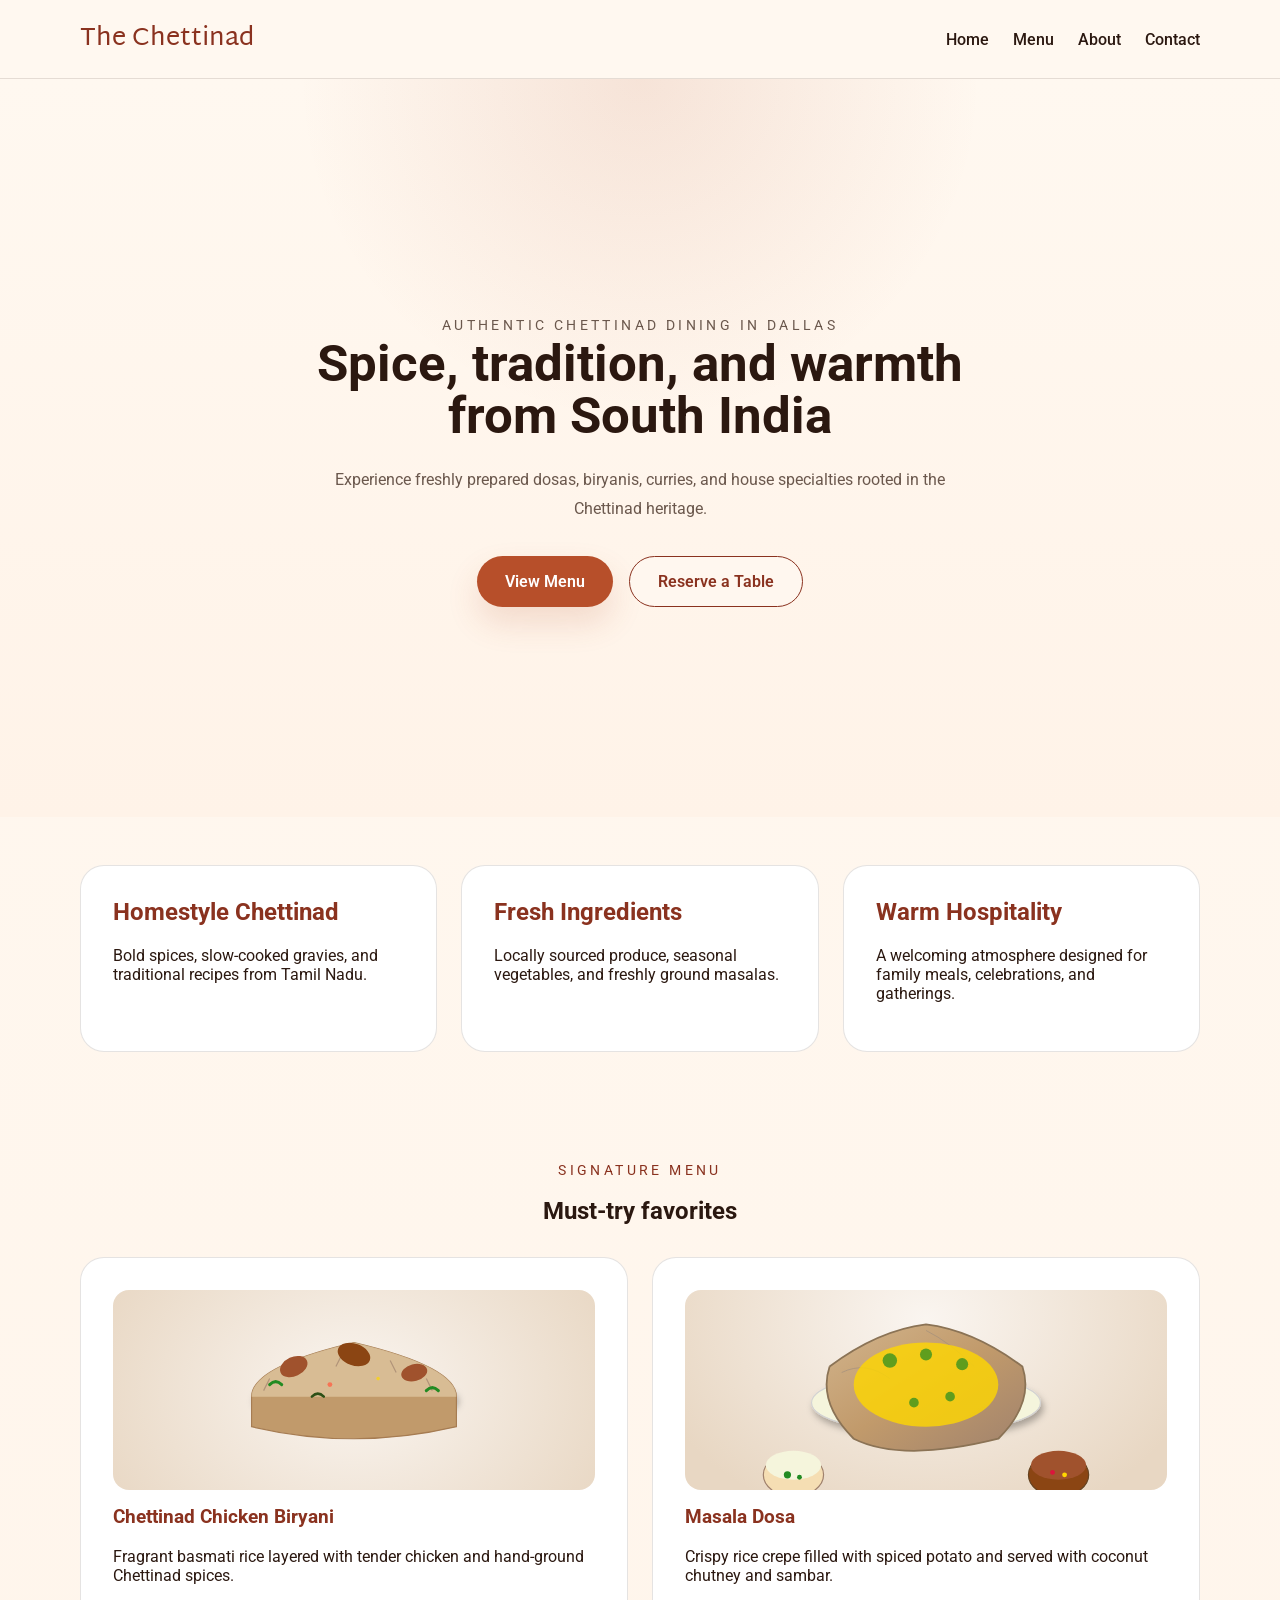
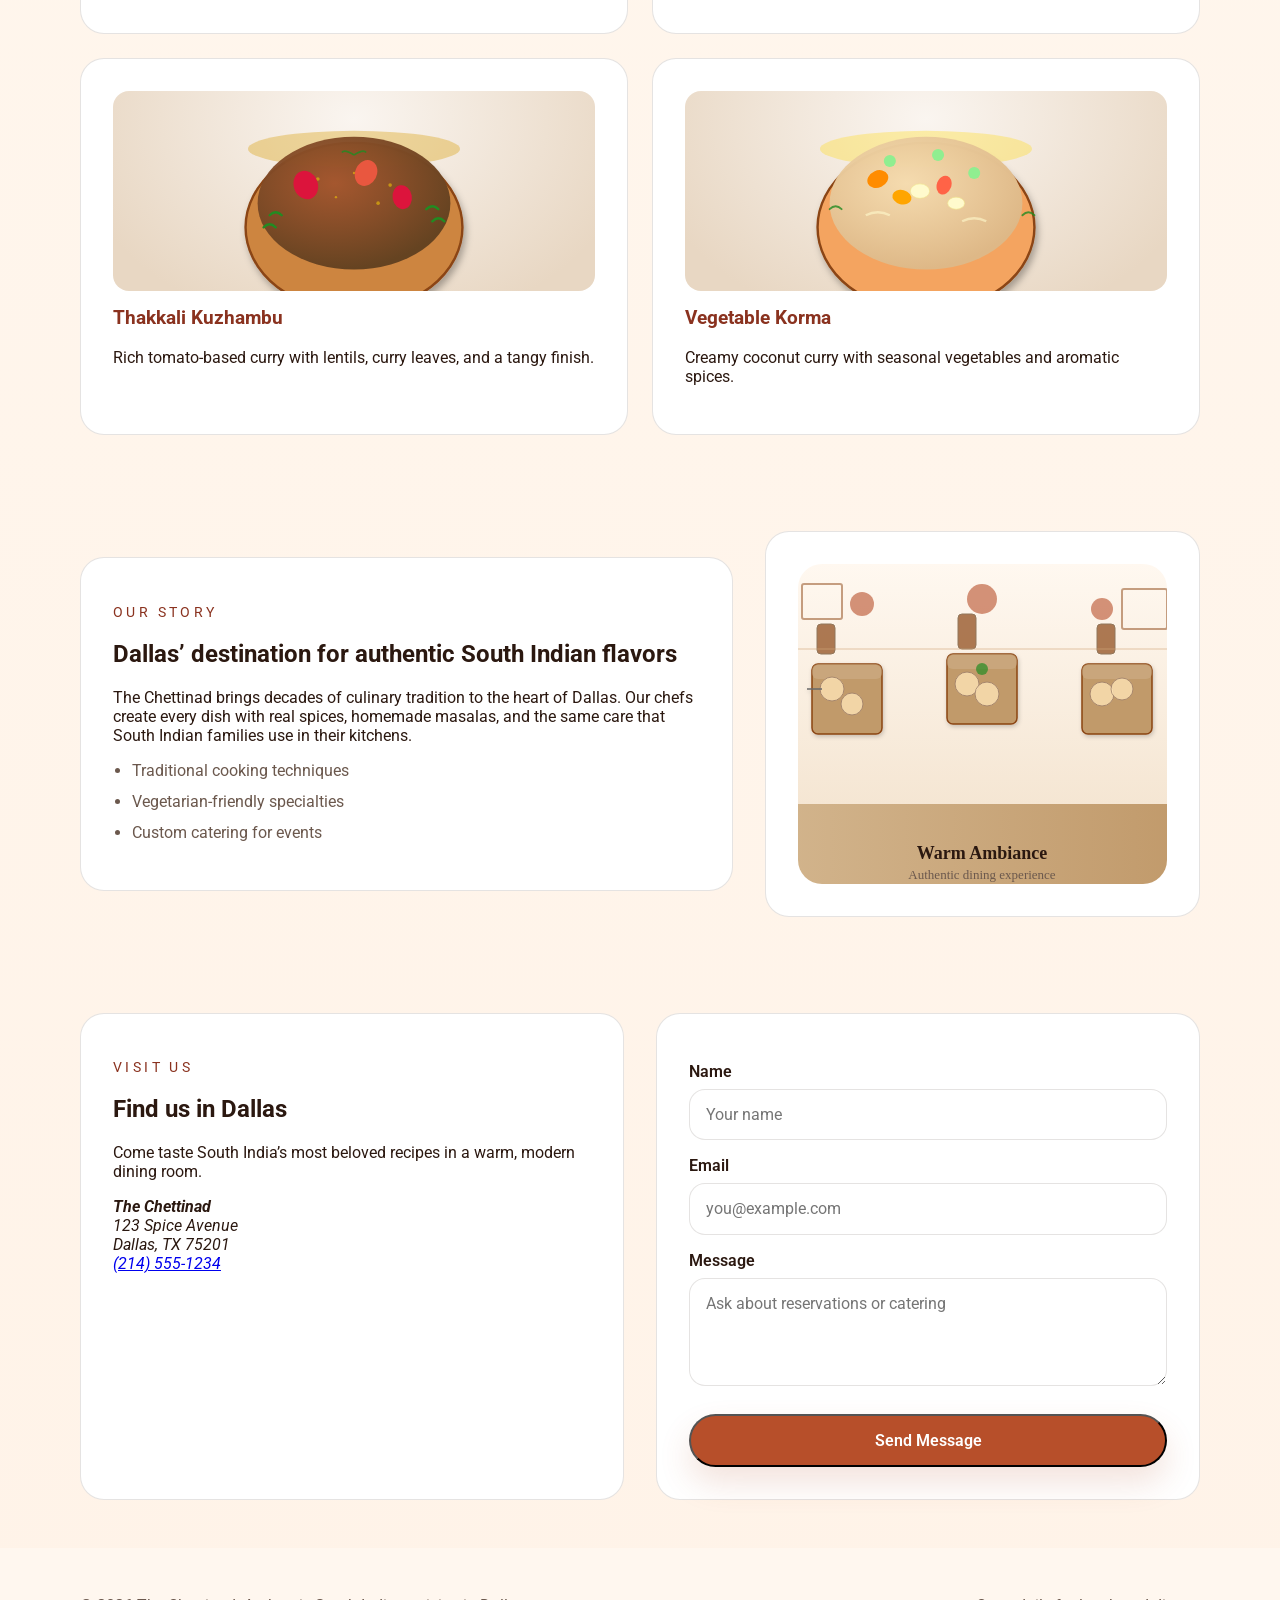
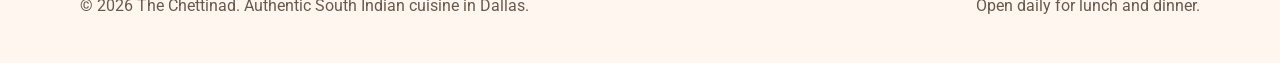
<file: index.html>
<!DOCTYPE html>
<html lang="en">
<head>
  <meta charset="UTF-8" />
  <meta name="viewport" content="width=device-width, initial-scale=1.0" />
  <title>The Chettinad | South Indian Restaurant in Dallas</title>
  <meta name="description" content="The Chettinad is an authentic South Indian restaurant in Dallas serving Chettinad cuisine, dosas, biryanis, curries, and more." />
  <link rel="preconnect" href="https://fonts.googleapis.com" />
  <link rel="preconnect" href="https://fonts.gstatic.com" crossorigin />
  <link href="https://fonts.googleapis.com/css2?family=Roboto:wght@400;500;700&family=Martel+Sans:wght@600;700&display=swap" rel="stylesheet" />
  <link rel="stylesheet" href="styles.css" />
</head>
<body>
  <header class="site-header">
    <div class="container header-inner">
      <a href="#home" class="brand">The Chettinad</a>
      <button class="nav-toggle" aria-label="Toggle navigation">Menu</button>
      <nav class="site-nav">
        <a href="#home">Home</a>
        <a href="#menu">Menu</a>
        <a href="#about">About</a>
        <a href="#contact">Contact</a>
      </nav>
    </div>
  </header>

  <main>
    <section class="hero" id="home">
      <div class="container hero-content">
        <p class="eyebrow">Authentic Chettinad dining in Dallas</p>
        <h1>Spice, tradition, and warmth from South India</h1>
        <p>Experience freshly prepared dosas, biryanis, curries, and house specialties rooted in the Chettinad heritage.</p>
        <div class="hero-actions">
          <a class="button primary" href="#menu">View Menu</a>
          <a class="button secondary" href="#contact">Reserve a Table</a>
        </div>
      </div>
    </section>

    <section class="features container">
      <article class="feature-card">
        <h2>Homestyle Chettinad</h2>
        <p>Bold spices, slow-cooked gravies, and traditional recipes from Tamil Nadu.</p>
      </article>
      <article class="feature-card">
        <h2>Fresh Ingredients</h2>
        <p>Locally sourced produce, seasonal vegetables, and freshly ground masalas.</p>
      </article>
      <article class="feature-card">
        <h2>Warm Hospitality</h2>
        <p>A welcoming atmosphere designed for family meals, celebrations, and gatherings.</p>
      </article>
    </section>

    <section class="section-menu" id="menu">
      <div class="container section-header">
        <p class="eyebrow">Signature Menu</p>
        <h2>Must-try favorites</h2>
      </div>
      <div class="menu-grid container">
        <article class="menu-item">
          <img src="images/biryani.svg" alt="Chettinad Chicken Biryani" />
          <h3>Chettinad Chicken Biryani</h3>
          <p>Fragrant basmati rice layered with tender chicken and hand-ground Chettinad spices.</p>
        </article>
        <article class="menu-item">
          <img src="images/dosa.svg" alt="Masala Dosa" />
          <h3>Masala Dosa</h3>
          <p>Crispy rice crepe filled with spiced potato and served with coconut chutney and sambar.</p>
        </article>
        <article class="menu-item">
          <img src="images/curry.svg" alt="Thakkali Kuzhambu" />
          <h3>Thakkali Kuzhambu</h3>
          <p>Rich tomato-based curry with lentils, curry leaves, and a tangy finish.</p>
        </article>
        <article class="menu-item">
          <img src="images/korma.svg" alt="Vegetable Korma" />
          <h3>Vegetable Korma</h3>
          <p>Creamy coconut curry with seasonal vegetables and aromatic spices.</p>
        </article>
      </div>
    </section>

    <section class="section-about" id="about">
      <div class="container about-grid">
        <div>
          <p class="eyebrow">Our Story</p>
          <h2>Dallas’ destination for authentic South Indian flavors</h2>
          <p>The Chettinad brings decades of culinary tradition to the heart of Dallas. Our chefs create every dish with real spices, homemade masalas, and the same care that South Indian families use in their kitchens.</p>
          <ul>
            <li>Traditional cooking techniques</li>
            <li>Vegetarian-friendly specialties</li>
            <li>Custom catering for events</li>
          </ul>
        </div>
        <div class="about-image">
          <img src="images/restaurant.svg" alt="The Chettinad Restaurant" />
        </div>
      </div>
    </section>

    <section class="section-contact" id="contact">
      <div class="container contact-grid">
        <div>
          <p class="eyebrow">Visit Us</p>
          <h2>Find us in Dallas</h2>
          <p>Come taste South India’s most beloved recipes in a warm, modern dining room.</p>
          <address>
            <strong>The Chettinad</strong><br />
            123 Spice Avenue<br />
            Dallas, TX 75201<br />
            <a href="tel:+12145551234">(214) 555-1234</a>
          </address>
        </div>
        <form class="contact-form" action="#" method="post">
          <label for="name">Name</label>
          <input type="text" id="name" name="name" placeholder="Your name" required />
          <label for="email">Email</label>
          <input type="email" id="email" name="email" placeholder="you@example.com" required />
          <label for="message">Message</label>
          <textarea id="message" name="message" rows="4" placeholder="Ask about reservations or catering"></textarea>
          <button type="submit" class="button primary">Send Message</button>
        </form>
      </div>
    </section>
  </main>

  <footer class="site-footer">
    <div class="container footer-inner">
      <p>© 2026 The Chettinad. Authentic South Indian cuisine in Dallas.</p>
      <p>Open daily for lunch and dinner.</p>
    </div>
  </footer>

  <script src="script.js"></script>
</body>
</html>
</file>
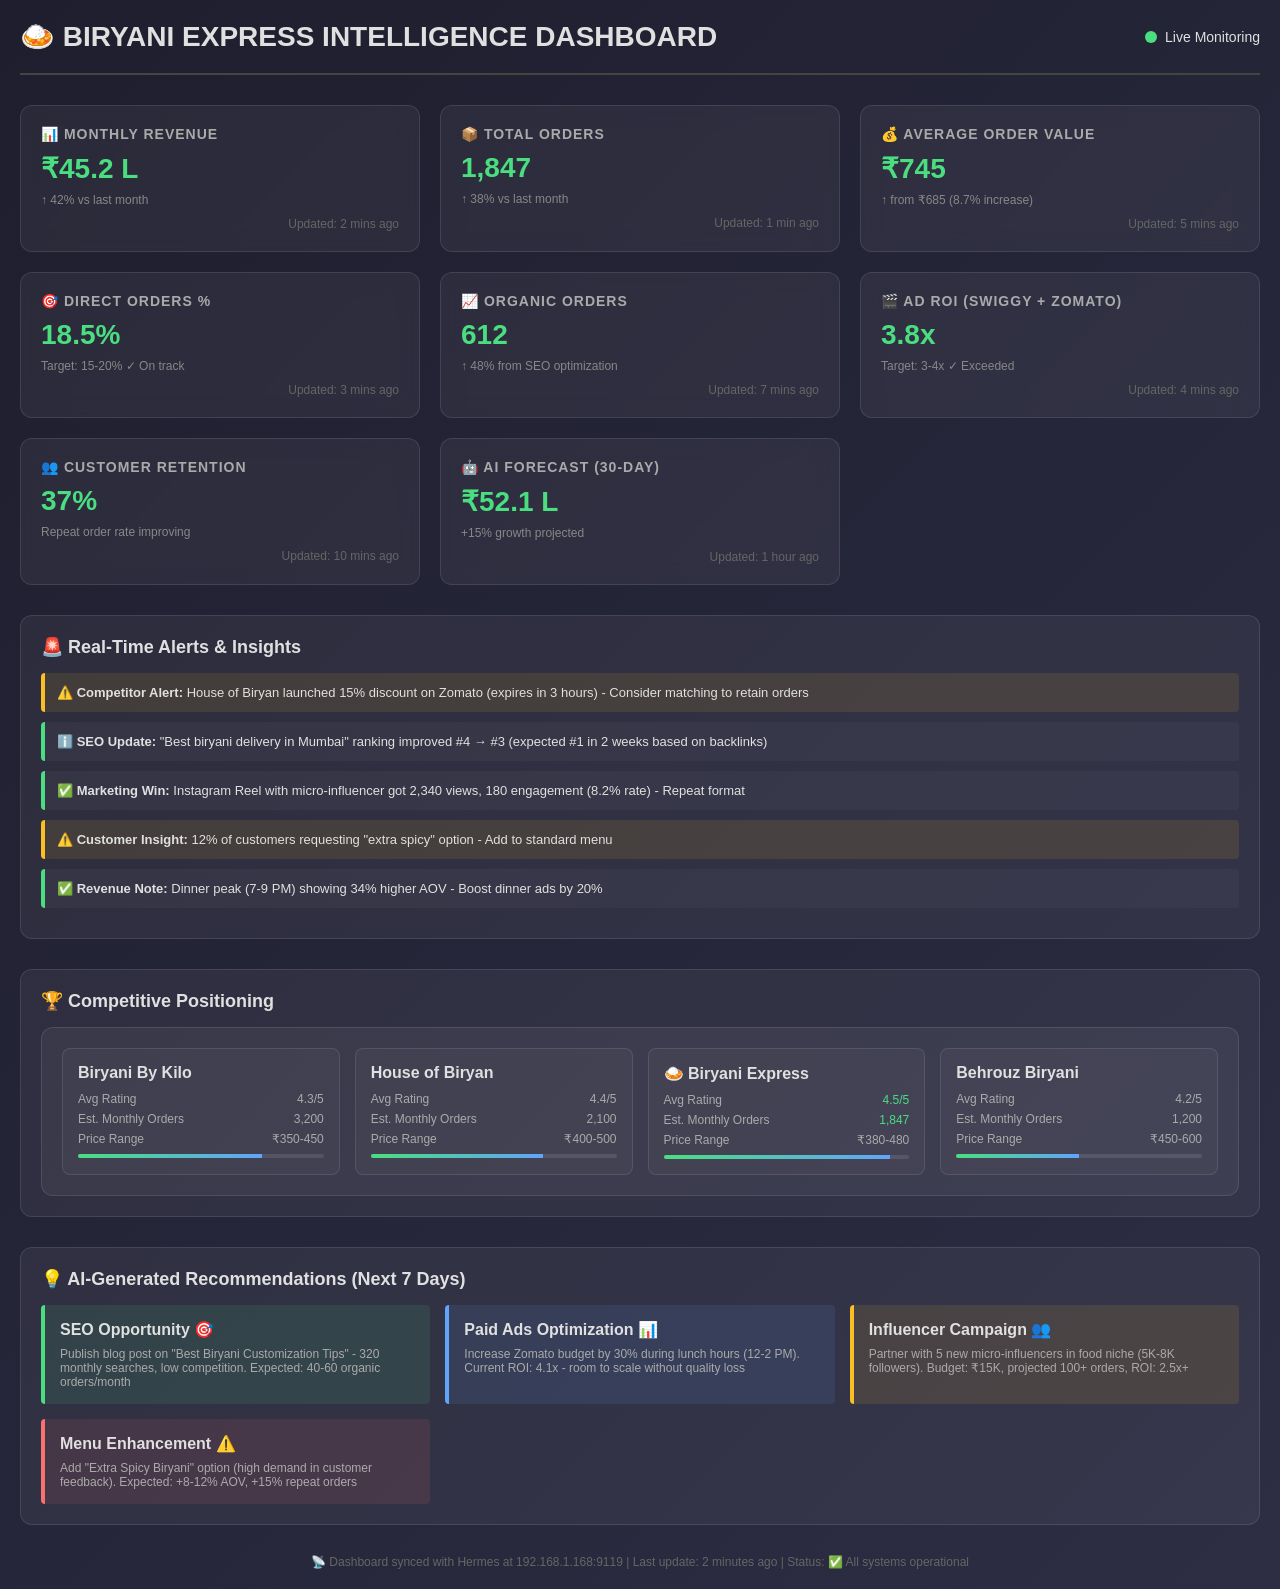
<file: hermes_dashboard.html>
<!DOCTYPE html>
<html lang="en">
<head>
  <meta charset="UTF-8" />
  <meta name="viewport" content="width=device-width, initial-scale=1.0" />
  <title>🍛 Biryani Express - Hermes Intelligence Dashboard</title>
  <style>
    * {
      margin: 0;
      padding: 0;
      box-sizing: border-box;
    }

    body {
      font-family: -apple-system, BlinkMacSystemFont, "Segoe UI", Roboto, sans-serif;
      background: linear-gradient(135deg, #1e1e2e 0%, #2d2d44 100%);
      color: #e0e0e0;
      padding: 20px;
    }

    .container {
      max-width: 1400px;
      margin: 0 auto;
    }

    header {
      display: flex;
      justify-content: space-between;
      align-items: center;
      margin-bottom: 30px;
      padding-bottom: 20px;
      border-bottom: 2px solid #444;
    }

    h1 {
      font-size: 28px;
      display: flex;
      align-items: center;
      gap: 10px;
    }

    .status {
      display: flex;
      align-items: center;
      gap: 8px;
      font-size: 14px;
    }

    .status-dot {
      width: 12px;
      height: 12px;
      border-radius: 50%;
      background: #4ade80;
      animation: pulse 2s infinite;
    }

    @keyframes pulse {
      0%, 100% { opacity: 1; }
      50% { opacity: 0.5; }
    }

    .grid {
      display: grid;
      grid-template-columns: repeat(auto-fit, minmax(300px, 1fr));
      gap: 20px;
      margin-bottom: 30px;
    }

    .card {
      background: rgba(255, 255, 255, 0.05);
      border: 1px solid rgba(255, 255, 255, 0.1);
      border-radius: 12px;
      padding: 20px;
      backdrop-filter: blur(10px);
      transition: all 0.3s ease;
    }

    .card:hover {
      background: rgba(255, 255, 255, 0.08);
      border-color: rgba(255, 255, 255, 0.2);
    }

    .card-title {
      font-size: 14px;
      font-weight: 600;
      color: #aaa;
      margin-bottom: 10px;
      text-transform: uppercase;
      letter-spacing: 1px;
    }

    .card-value {
      font-size: 28px;
      font-weight: bold;
      margin-bottom: 8px;
    }

    .card-detail {
      font-size: 12px;
      color: #888;
    }

    .metric-positive { color: #4ade80; }
    .metric-negative { color: #f87171; }
    .metric-neutral { color: #60a5fa; }

    .alerts-section {
      background: rgba(255, 255, 255, 0.05);
      border: 1px solid rgba(255, 255, 255, 0.1);
      border-radius: 12px;
      padding: 20px;
      margin-bottom: 30px;
    }

    .alerts-section h2 {
      margin-bottom: 15px;
      font-size: 18px;
    }

    .alert {
      background: rgba(255, 255, 255, 0.03);
      border-left: 4px solid #4ade80;
      padding: 12px;
      margin-bottom: 10px;
      border-radius: 4px;
      font-size: 13px;
    }

    .alert.critical {
      border-left-color: #f87171;
      background: rgba(248, 113, 113, 0.1);
    }

    .alert.warning {
      border-left-color: #fbbf24;
      background: rgba(251, 191, 36, 0.1);
    }

    .competitors {
      display: grid;
      grid-template-columns: repeat(auto-fit, minmax(250px, 1fr));
      gap: 15px;
      background: rgba(255, 255, 255, 0.05);
      border: 1px solid rgba(255, 255, 255, 0.1);
      border-radius: 12px;
      padding: 20px;
    }

    .competitor-card {
      background: rgba(255, 255, 255, 0.03);
      border: 1px solid rgba(255, 255, 255, 0.1);
      border-radius: 8px;
      padding: 15px;
    }

    .competitor-name {
      font-weight: 600;
      margin-bottom: 10px;
    }

    .competitor-metric {
      display: flex;
      justify-content: space-between;
      font-size: 12px;
      margin-bottom: 6px;
      color: #aaa;
    }

    .progress-bar {
      background: rgba(255, 255, 255, 0.1);
      height: 4px;
      border-radius: 2px;
      overflow: hidden;
      margin-top: 8px;
    }

    .progress-fill {
      height: 100%;
      background: linear-gradient(90deg, #4ade80, #60a5fa);
    }

    .timestamp {
      text-align: center;
      color: #666;
      font-size: 12px;
      margin-top: 30px;
    }

    .update-time {
      text-align: right;
      font-size: 12px;
      color: #666;
      margin-top: 10px;
    }
  </style>
</head>
<body>
  <div class="container">
    <header>
      <h1>🍛 BIRYANI EXPRESS INTELLIGENCE DASHBOARD</h1>
      <div class="status">
        <div class="status-dot"></div>
        <span>Live Monitoring</span>
      </div>
    </header>

    <!-- Key Metrics -->
    <div class="grid">
      <div class="card">
        <div class="card-title">📊 Monthly Revenue</div>
        <div class="card-value metric-positive">₹45.2 L</div>
        <div class="card-detail">↑ 42% vs last month</div>
        <div class="update-time">Updated: 2 mins ago</div>
      </div>

      <div class="card">
        <div class="card-title">📦 Total Orders</div>
        <div class="card-value metric-positive">1,847</div>
        <div class="card-detail">↑ 38% vs last month</div>
        <div class="update-time">Updated: 1 min ago</div>
      </div>

      <div class="card">
        <div class="card-title">💰 Average Order Value</div>
        <div class="card-value metric-positive">₹745</div>
        <div class="card-detail">↑ from ₹685 (8.7% increase)</div>
        <div class="update-time">Updated: 5 mins ago</div>
      </div>

      <div class="card">
        <div class="card-title">🎯 Direct Orders %</div>
        <div class="card-value metric-positive">18.5%</div>
        <div class="card-detail">Target: 15-20% ✓ On track</div>
        <div class="update-time">Updated: 3 mins ago</div>
      </div>

      <div class="card">
        <div class="card-title">📈 Organic Orders</div>
        <div class="card-value metric-positive">612</div>
        <div class="card-detail">↑ 48% from SEO optimization</div>
        <div class="update-time">Updated: 7 mins ago</div>
      </div>

      <div class="card">
        <div class="card-title">🎬 Ad ROI (Swiggy + Zomato)</div>
        <div class="card-value metric-positive">3.8x</div>
        <div class="card-detail">Target: 3-4x ✓ Exceeded</div>
        <div class="update-time">Updated: 4 mins ago</div>
      </div>

      <div class="card">
        <div class="card-title">👥 Customer Retention</div>
        <div class="card-value metric-positive">37%</div>
        <div class="card-detail">Repeat order rate improving</div>
        <div class="update-time">Updated: 10 mins ago</div>
      </div>

      <div class="card">
        <div class="card-title">🤖 AI Forecast (30-day)</div>
        <div class="card-value metric-positive">₹52.1 L</div>
        <div class="card-detail">+15% growth projected</div>
        <div class="update-time">Updated: 1 hour ago</div>
      </div>
    </div>

    <!-- Real-Time Alerts -->
    <div class="alerts-section">
      <h2>🚨 Real-Time Alerts & Insights</h2>
      <div class="alert warning">
        ⚠️ <strong>Competitor Alert:</strong> House of Biryan launched 15% discount on Zomato (expires in 3 hours) - Consider matching to retain orders
      </div>
      <div class="alert">
        ℹ️ <strong>SEO Update:</strong> "Best biryani delivery in Mumbai" ranking improved #4 → #3 (expected #1 in 2 weeks based on backlinks)
      </div>
      <div class="alert">
        ✅ <strong>Marketing Win:</strong> Instagram Reel with micro-influencer got 2,340 views, 180 engagement (8.2% rate) - Repeat format
      </div>
      <div class="alert warning">
        ⚠️ <strong>Customer Insight:</strong> 12% of customers requesting "extra spicy" option - Add to standard menu
      </div>
      <div class="alert">
        ✅ <strong>Revenue Note:</strong> Dinner peak (7-9 PM) showing 34% higher AOV - Boost dinner ads by 20%
      </div>
    </div>

    <!-- Competitive Analysis -->
    <div class="alerts-section">
      <h2>🏆 Competitive Positioning</h2>
      <div class="competitors">
        <div class="competitor-card">
          <div class="competitor-name">Biryani By Kilo</div>
          <div class="competitor-metric">
            <span>Avg Rating</span>
            <span>4.3/5</span>
          </div>
          <div class="competitor-metric">
            <span>Est. Monthly Orders</span>
            <span>3,200</span>
          </div>
          <div class="competitor-metric">
            <span>Price Range</span>
            <span>₹350-450</span>
          </div>
          <div class="progress-bar">
            <div class="progress-fill" style="width: 75%"></div>
          </div>
        </div>

        <div class="competitor-card">
          <div class="competitor-name">House of Biryan</div>
          <div class="competitor-metric">
            <span>Avg Rating</span>
            <span>4.4/5</span>
          </div>
          <div class="competitor-metric">
            <span>Est. Monthly Orders</span>
            <span>2,100</span>
          </div>
          <div class="competitor-metric">
            <span>Price Range</span>
            <span>₹400-500</span>
          </div>
          <div class="progress-bar">
            <div class="progress-fill" style="width: 70%"></div>
          </div>
        </div>

        <div class="competitor-card">
          <div class="competitor-name">🍛 Biryani Express</div>
          <div class="competitor-metric">
            <span>Avg Rating</span>
            <span class="metric-positive">4.5/5</span>
          </div>
          <div class="competitor-metric">
            <span>Est. Monthly Orders</span>
            <span class="metric-positive">1,847</span>
          </div>
          <div class="competitor-metric">
            <span>Price Range</span>
            <span>₹380-480</span>
          </div>
          <div class="progress-bar">
            <div class="progress-fill" style="width: 92%"></div>
          </div>
        </div>

        <div class="competitor-card">
          <div class="competitor-name">Behrouz Biryani</div>
          <div class="competitor-metric">
            <span>Avg Rating</span>
            <span>4.2/5</span>
          </div>
          <div class="competitor-metric">
            <span>Est. Monthly Orders</span>
            <span>1,200</span>
          </div>
          <div class="competitor-metric">
            <span>Price Range</span>
            <span>₹450-600</span>
          </div>
          <div class="progress-bar">
            <div class="progress-fill" style="width: 50%"></div>
          </div>
        </div>
      </div>
    </div>

    <!-- Recommended Actions -->
    <div class="alerts-section">
      <h2>💡 AI-Generated Recommendations (Next 7 Days)</h2>
      <div style="display: grid; grid-template-columns: repeat(auto-fit, minmax(300px, 1fr)); gap: 15px;">
        <div style="background: rgba(74, 222, 128, 0.1); border-left: 4px solid #4ade80; padding: 15px; border-radius: 4px;">
          <strong>SEO Opportunity 🎯</strong>
          <p style="font-size: 12px; color: #aaa; margin-top: 8px;">
            Publish blog post on "Best Biryani Customization Tips" - 320 monthly searches, low competition. Expected: 40-60 organic orders/month
          </p>
        </div>
        <div style="background: rgba(96, 165, 250, 0.1); border-left: 4px solid #60a5fa; padding: 15px; border-radius: 4px;">
          <strong>Paid Ads Optimization 📊</strong>
          <p style="font-size: 12px; color: #aaa; margin-top: 8px;">
            Increase Zomato budget by 30% during lunch hours (12-2 PM). Current ROI: 4.1x - room to scale without quality loss
          </p>
        </div>
        <div style="background: rgba(251, 191, 36, 0.1); border-left: 4px solid #fbbf24; padding: 15px; border-radius: 4px;">
          <strong>Influencer Campaign 👥</strong>
          <p style="font-size: 12px; color: #aaa; margin-top: 8px;">
            Partner with 5 new micro-influencers in food niche (5K-8K followers). Budget: ₹15K, projected 100+ orders, ROI: 2.5x+
          </p>
        </div>
        <div style="background: rgba(248, 113, 113, 0.1); border-left: 4px solid #f87171; padding: 15px; border-radius: 4px;">
          <strong>Menu Enhancement ⚠️</strong>
          <p style="font-size: 12px; color: #aaa; margin-top: 8px;">
            Add "Extra Spicy Biryani" option (high demand in customer feedback). Expected: +8-12% AOV, +15% repeat orders
          </p>
        </div>
      </div>
    </div>

    <div class="timestamp">
      📡 Dashboard synced with Hermes at 192.168.1.168:9119 | Last update: 2 minutes ago | Status: ✅ All systems operational
    </div>
  </div>
</body>
</html>
</file>
<file: styles.css>
:root {
  --bg: #fff8f0;
  --surface: #fff;
  --text: #2b1810;
  --muted: #6b584d;
  --accent: #b74f2a;
  --accent-dark: #8a321f;
  --accent-soft: #f6dcc9;
  --border: rgba(43, 24, 16, 0.12);
}

* {
  box-sizing: border-box;
}

html {
  scroll-behavior: smooth;
}

body {
  margin: 0;
  font-family: "Roboto", sans-serif;
  color: var(--text);
  background: linear-gradient(180deg, #fff8f0 0%, #fff3e8 100%);
}

img {
  max-width: 100%;
  display: block;
}

button,
input,
textarea {
  font: inherit;
}

.container {
  width: min(1120px, calc(100% - 2rem));
  margin: 0 auto;
}

.site-header {
  position: sticky;
  top: 0;
  z-index: 10;
  backdrop-filter: blur(14px);
  background: rgba(255, 248, 240, 0.92);
  border-bottom: 1px solid var(--border);
}

.header-inner {
  display: flex;
  align-items: center;
  justify-content: space-between;
  gap: 1rem;
  padding: 1rem 0;
}

.brand {
  font-family: "Martel Sans", sans-serif;
  font-size: 1.6rem;
  color: var(--accent-dark);
  text-decoration: none;
}

.site-nav {
  display: flex;
  gap: 1.5rem;
  align-items: center;
}

.site-nav a {
  color: var(--text);
  text-decoration: none;
  font-weight: 500;
}

.nav-toggle {
  display: none;
  border: 1px solid var(--border);
  background: var(--surface);
  color: var(--text);
  padding: 0.7rem 1rem;
  border-radius: 999px;
}

.hero {
  min-height: 82vh;
  display: grid;
  place-items: center;
  background: radial-gradient(circle at top, rgba(183, 79, 42, 0.12), transparent 35%), linear-gradient(180deg, #fff8f0 0%, #fff3e8 100%);
  padding: 4rem 0;
}

.hero-content {
  text-align: center;
  max-width: 760px;
}

.eyebrow {
  text-transform: uppercase;
  letter-spacing: 0.25em;
  color: var(--accent-dark);
  font-size: 0.85rem;
  margin-bottom: 1rem;
}

.hero h1 {
  font-size: clamp(2.75rem, 4vw, 4.5rem);
  line-height: 1.02;
  margin: 0;
}

.hero p {
  margin: 1.5rem auto 0;
  max-width: 42rem;
  color: var(--muted);
  line-height: 1.8;
}

.hero-actions {
  display: flex;
  flex-wrap: wrap;
  justify-content: center;
  gap: 1rem;
  margin-top: 2rem;
}

.button {
  display: inline-flex;
  align-items: center;
  justify-content: center;
  padding: 0.95rem 1.75rem;
  border-radius: 999px;
  text-decoration: none;
  font-weight: 600;
  transition: transform 0.2s ease, box-shadow 0.2s ease;
}

.button:hover {
  transform: translateY(-1px);
}

.primary {
  background: var(--accent);
  color: #fff;
  box-shadow: 0 16px 32px rgba(183, 79, 42, 0.16);
}

.secondary {
  border: 1px solid var(--accent-dark);
  color: var(--accent-dark);
  background: rgba(255, 248, 240, 0.9);
}

.features {
  display: grid;
  grid-template-columns: repeat(3, minmax(0, 1fr));
  gap: 1.5rem;
  margin: 3rem auto;
}

.feature-card {
  background: var(--surface);
  border: 1px solid var(--border);
  padding: 2rem;
  border-radius: 24px;
}

.feature-card h2 {
  margin-top: 0;
  color: var(--accent-dark);
}

.section-header {
  text-align: center;
  margin-bottom: 2rem;
}

.section-menu,
.section-about,
.section-contact {
  padding: 3rem 0;
}

.menu-grid {
  display: grid;
  grid-template-columns: repeat(2, minmax(0, 1fr));
  gap: 1.5rem;
}

.menu-item,
.about-image,
.contact-form,
.about-grid > div,
.contact-grid > div {
  background: var(--surface);
  border: 1px solid var(--border);
  border-radius: 24px;
  padding: 2rem;
}

.menu-item h3 {
  margin-top: 0;
  color: var(--accent-dark);
}

.menu-item img {
  width: 100%;
  height: 200px;
  object-fit: cover;
  border-radius: 16px;
  margin-bottom: 1rem;
}

.about-grid {
  display: grid;
  grid-template-columns: 1.5fr 1fr;
  gap: 2rem;
  align-items: center;
}

.about-image .image-block {
  min-height: 320px;
  background: linear-gradient(135deg, #f6dcc9 0%, #f1b099 100%);
  border-radius: 24px;
  box-shadow: inset 0 0 0 1px rgba(255, 255, 255, 0.35);
}

.about-image img {
  width: 100%;
  height: 320px;
  object-fit: cover;
  border-radius: 24px;
}

.about-grid ul {
  padding-left: 1.2rem;
  color: var(--muted);
}

.about-grid li {
  margin-bottom: 0.75rem;
}

.contact-grid {
  display: grid;
  grid-template-columns: 1fr 1fr;
  gap: 2rem;
}

.contact-form label {
  display: block;
  margin-top: 1rem;
  margin-bottom: 0.5rem;
  font-weight: 600;
}

.contact-form input,
.contact-form textarea {
  width: 100%;
  padding: 0.95rem 1rem;
  border: 1px solid var(--border);
  border-radius: 16px;
  background: #fff;
  color: var(--text);
}

.contact-form button {
  margin-top: 1.5rem;
  width: 100%;
}

.site-footer {
  padding: 2rem 0;
  background: rgba(255, 248, 240, 0.95);
}

.footer-inner {
  display: flex;
  justify-content: space-between;
  align-items: center;
  gap: 1rem;
  color: var(--muted);
}

@media (max-width: 860px) {
  .features,
  .menu-grid,
  .about-grid,
  .contact-grid {
    grid-template-columns: 1fr;
  }

  .footer-inner {
    flex-direction: column;
    text-align: center;
  }
}

@media (max-width: 720px) {
  .header-inner {
    flex-wrap: wrap;
  }

  .site-nav {
    width: 100%;
    display: none;
    flex-direction: column;
    gap: 1rem;
    padding-top: 1rem;
  }

  .site-nav.open {
    display: flex;
  }

  .nav-toggle {
    display: inline-flex;
  }
}
</file>
